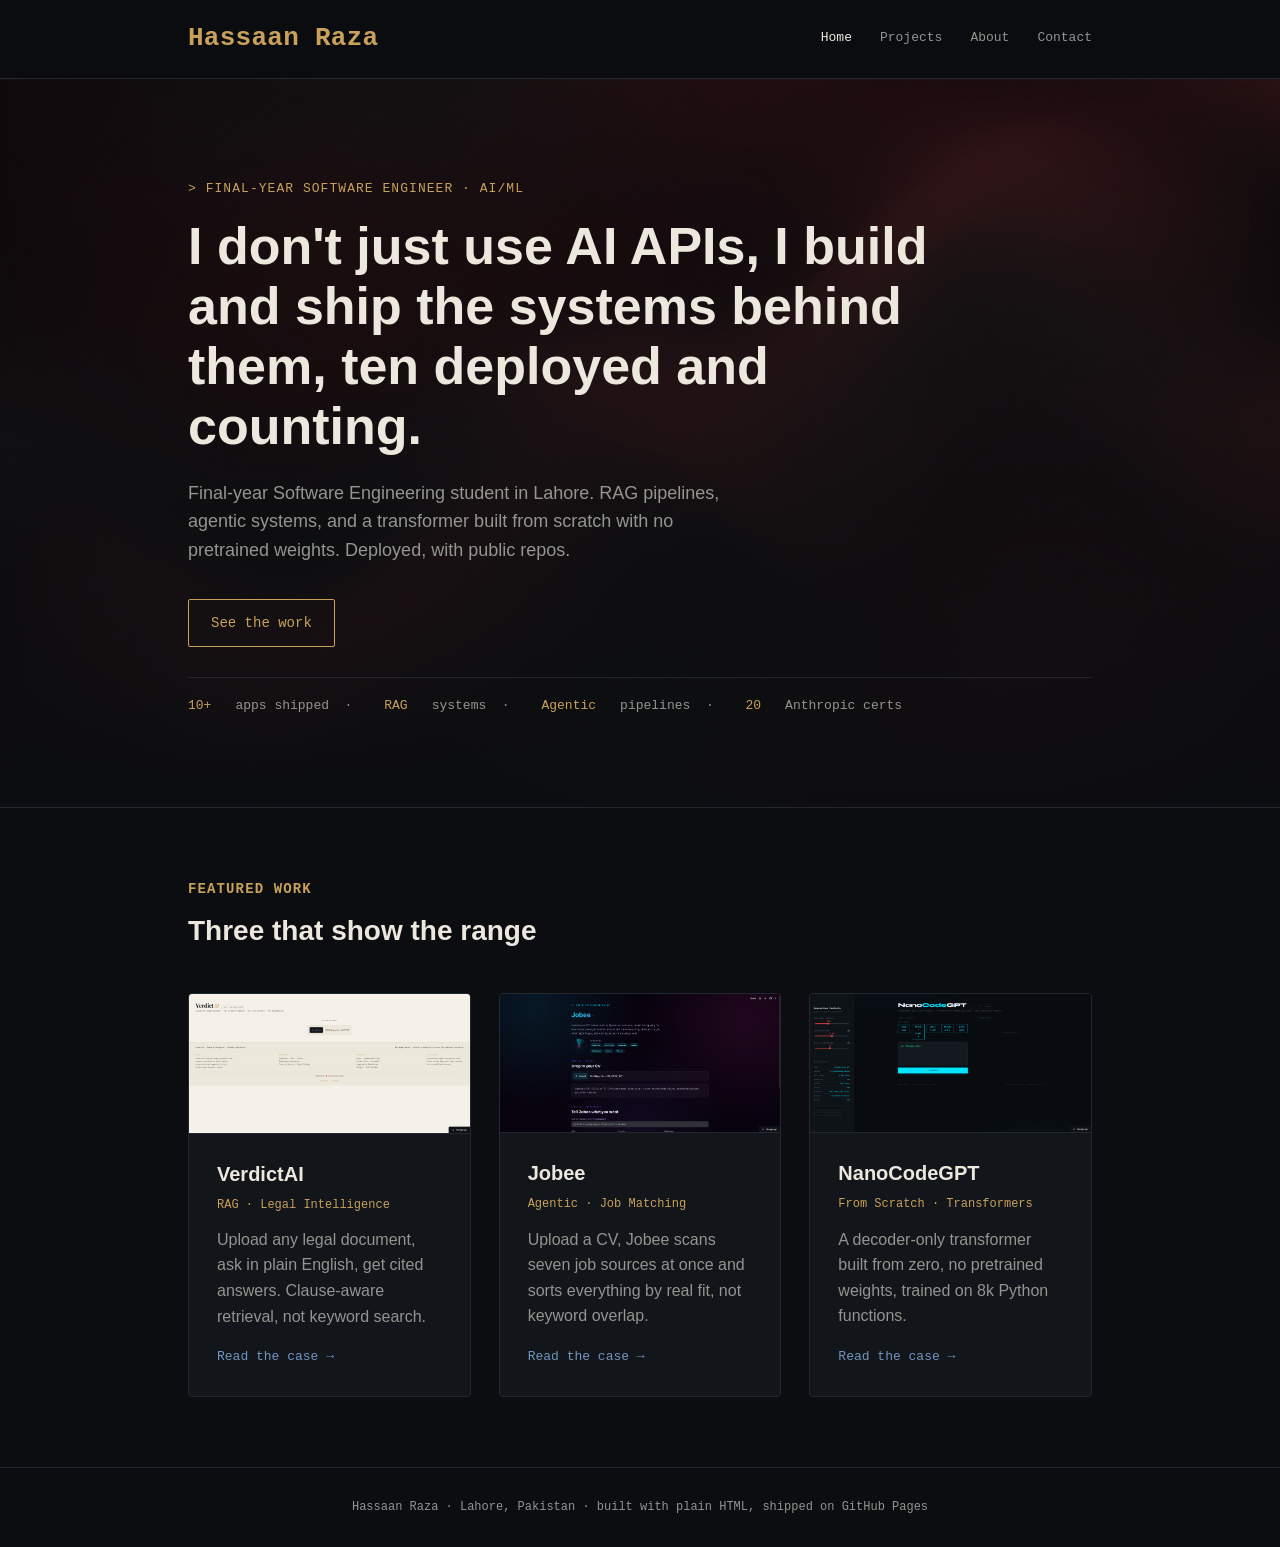
<file: index.html>
<!DOCTYPE html>
<html lang="en">
<head>
<meta charset="UTF-8">
<meta name="viewport" content="width=device-width, initial-scale=1.0">
<title>Hassaan Raza | AI/ML Engineer</title>
<meta name="description" content="Final-year Software Engineering student in Lahore building RAG pipelines, agentic systems, and a transformer from scratch. Ten deployed AI applications with public repos.">
<meta name="author" content="Hassaan Raza">
<link rel="canonical" href="https://hassaan-raza.github.io/portfolio/">
<link rel="icon" href="favicon.svg" type="image/svg+xml">

<meta property="og:type" content="website">
<meta property="og:title" content="Hassaan Raza | AI/ML Engineer">
<meta property="og:description" content="Final-year Software Engineering student in Lahore building RAG pipelines, agentic systems, and a transformer from scratch. Ten deployed AI applications with public repos.">
<meta property="og:url" content="https://hassaan-raza.github.io/portfolio/">
<meta property="og:image" content="https://hassaan-raza.github.io/portfolio/images/og-preview.jpg">

<meta name="twitter:card" content="summary_large_image">
<meta name="twitter:title" content="Hassaan Raza | AI/ML Engineer">
<meta name="twitter:description" content="Final-year Software Engineering student in Lahore building RAG pipelines, agentic systems, and a transformer from scratch. Ten deployed AI applications with public repos.">
<meta name="twitter:image" content="https://hassaan-raza.github.io/portfolio/images/og-preview.jpg">
<link rel="stylesheet" href="style.css">
</head>
<body>

<nav>
  <div class="wrap">
    <a href="index.html" class="nav-mark">Hassaan Raza</a>
    <ul class="nav-links">
      <li><a href="index.html" class="active">Home</a></li>
      <li><a href="projects.html">Projects</a></li>
      <li><a href="about.html">About</a></li>
      <li><a href="contact.html">Contact</a></li>
    </ul>
  </div>
</nav>

<header class="hero">
  <div class="hero-bg" style="background-image: url('images/hero_gradient_blue.jpg');"></div>
  <div class="wrap">
    <div class="eyebrow">final-year software engineer · ai/ml</div>
    <h1>I don't just use AI APIs, I build and ship the systems behind them, ten deployed and counting.</h1>
    <p class="sub">Final-year Software Engineering student in Lahore. RAG pipelines, agentic systems, and a transformer built from scratch with no pretrained weights. Deployed, with public repos.</p>
    <a href="projects.html" class="btn">See the work</a>
    <div class="stat-line">
      <span>10+</span> apps shipped &nbsp;·&nbsp; <span>RAG</span> systems &nbsp;·&nbsp; <span>Agentic</span> pipelines &nbsp;·&nbsp; <span>20</span> Anthropic certs
    </div>
  </div>
</header>

<section>
  <div class="wrap">
    <h2>Featured work</h2>
    <p class="section-title">Three that show the range</p>
    <div class="projects-grid featured-grid">

      <div class="project-card">
        <img loading="lazy" decoding="async" src="images/project_verdictai.png" alt="VerdictAI screenshot">
        <div class="project-body">
          <h3>VerdictAI</h3>
          <div class="project-tag">RAG · Legal Intelligence</div>
          <p>Upload any legal document, ask in plain English, get cited answers. Clause-aware retrieval, not keyword search.</p>
          <div class="project-links"><a href="projects.html">Read the case →</a></div>
        </div>
      </div>

      <div class="project-card">
        <img loading="lazy" decoding="async" src="images/project_jobee.png" alt="Jobee screenshot">
        <div class="project-body">
          <h3>Jobee</h3>
          <div class="project-tag">Agentic · Job Matching</div>
          <p>Upload a CV, Jobee scans seven job sources at once and sorts everything by real fit, not keyword overlap.</p>
          <div class="project-links"><a href="projects.html">Read the case →</a></div>
        </div>
      </div>

      <div class="project-card">
        <img loading="lazy" decoding="async" src="images/project_nanocodegpt.png" alt="NanoCodeGPT screenshot">
        <div class="project-body">
          <h3>NanoCodeGPT</h3>
          <div class="project-tag">From Scratch · Transformers</div>
          <p>A decoder-only transformer built from zero, no pretrained weights, trained on 8k Python functions.</p>
          <div class="project-links"><a href="projects.html">Read the case →</a></div>
        </div>
      </div>

    </div>
  </div>
</section>

<footer>
  <div class="wrap footer-inner">
    <span>Hassaan Raza · Lahore, Pakistan · built with plain HTML, shipped on GitHub Pages</span>
    <!-- FlyRank graduate badge: unlocks once a capstone is accepted.
         Save the badge as images/flyrank-badge.png, swap the href, and uncomment.
<a class="grad-badge" href="FLYRANK_VERIFICATION_URL" target="_blank" rel="noopener">
      <img src="images/flyrank-badge.png" alt="FlyRank AI Internship graduate badge" width="120">
    </a>
    -->
  </div>
</footer>


<!-- Analytics: GoatCounter (no cookies, no consent banner needed) -->
<script data-goatcounter="https://hassaanraza.goatcounter.com/count"
        async src="//gc.zgo.at/count.js"></script>
</body>
</html>
</file>
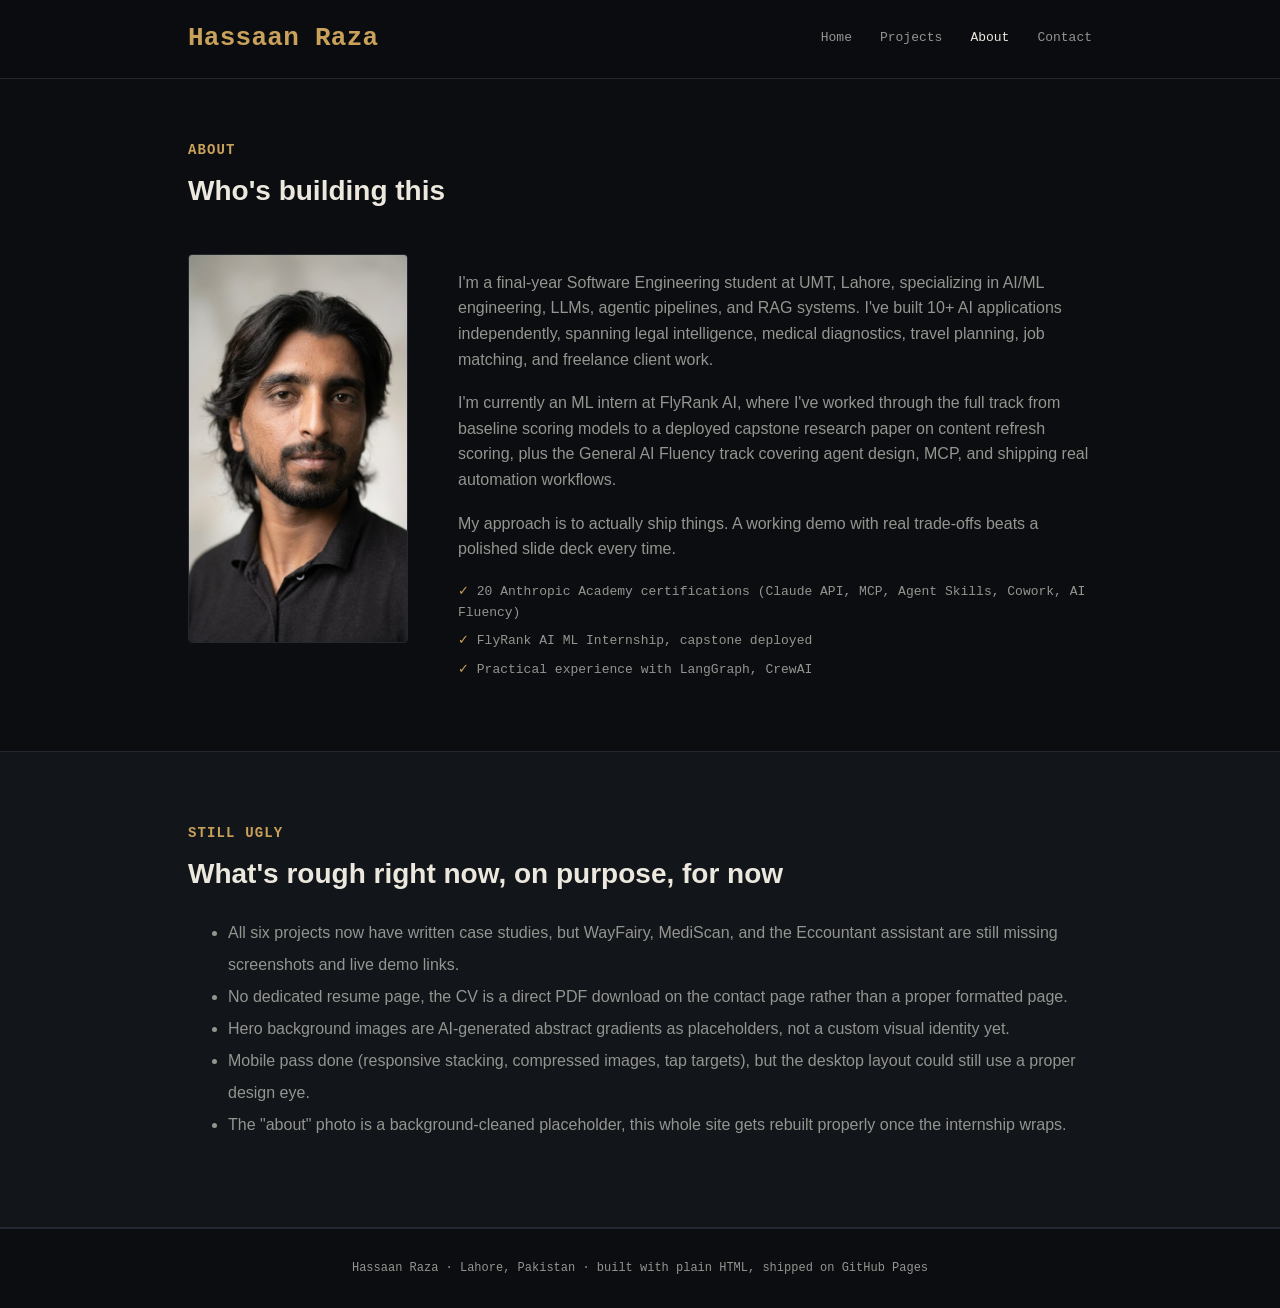
<file: about.html>
<!DOCTYPE html>
<html lang="en">
<head>
<meta charset="UTF-8">
<meta name="viewport" content="width=device-width, initial-scale=1.0">
<title>About | Hassaan Raza</title>
<meta name="description" content="Final-year Software Engineering student at UMT Lahore specialising in LLMs, agentic pipelines, and RAG systems. ML intern at FlyRank AI.">
<meta name="author" content="Hassaan Raza">
<link rel="canonical" href="https://hassaan-raza.github.io/portfolio/about.html">
<link rel="icon" href="favicon.svg" type="image/svg+xml">

<meta property="og:type" content="website">
<meta property="og:title" content="About | Hassaan Raza">
<meta property="og:description" content="Final-year Software Engineering student at UMT Lahore specialising in LLMs, agentic pipelines, and RAG systems. ML intern at FlyRank AI.">
<meta property="og:url" content="https://hassaan-raza.github.io/portfolio/about.html">
<meta property="og:image" content="https://hassaan-raza.github.io/portfolio/images/og-preview.jpg">

<meta name="twitter:card" content="summary_large_image">
<meta name="twitter:title" content="About | Hassaan Raza">
<meta name="twitter:description" content="Final-year Software Engineering student at UMT Lahore specialising in LLMs, agentic pipelines, and RAG systems. ML intern at FlyRank AI.">
<meta name="twitter:image" content="https://hassaan-raza.github.io/portfolio/images/og-preview.jpg">
<link rel="stylesheet" href="style.css">
</head>
<body>

<nav>
  <div class="wrap">
    <a href="index.html" class="nav-mark">Hassaan Raza</a>
    <ul class="nav-links">
      <li><a href="index.html">Home</a></li>
      <li><a href="projects.html">Projects</a></li>
      <li><a href="about.html" class="active">About</a></li>
      <li><a href="contact.html">Contact</a></li>
    </ul>
  </div>
</nav>

<section style="padding-top: 60px;">
  <div class="wrap">
    <h2>About</h2>
    <p class="section-title">Who's building this</p>

    <div class="about-layout">
      <img src="images/about_you_photo.jpg" alt="Hassaan Raza" class="about-photo">
      <div class="about-text">
        <p>I'm a final-year Software Engineering student at UMT, Lahore, specializing in AI/ML engineering, LLMs, agentic pipelines, and RAG systems. I've built 10+ AI applications independently, spanning legal intelligence, medical diagnostics, travel planning, job matching, and freelance client work.</p>
        <p>I'm currently an ML intern at FlyRank AI, where I've worked through the full track from baseline scoring models to a deployed capstone research paper on content refresh scoring, plus the General AI Fluency track covering agent design, MCP, and shipping real automation workflows.</p>
        <p>My approach is to actually ship things. A working demo with real trade-offs beats a polished slide deck every time.</p>

        <ul class="cert-list">
          <li>20 Anthropic Academy certifications (Claude API, MCP, Agent Skills, Cowork, AI Fluency)</li>
          <li>FlyRank AI ML Internship, capstone deployed</li>
          <li>Practical experience with LangGraph, CrewAI</li>
        </ul>
      </div>
    </div>
  </div>
</section>

<section class="alt">
  <div class="wrap">
    <h2>Still ugly</h2>
    <p class="section-title" style="margin-bottom: 20px;">What's rough right now, on purpose, for now</p>
    <ul style="color: var(--text-dim); line-height: 2;">
      <li>All six projects now have written case studies, but WayFairy, MediScan, and the Eccountant assistant are still missing screenshots and live demo links.</li>
      <li>No dedicated resume page, the CV is a direct PDF download on the contact page rather than a proper formatted page.</li>
      <li>Hero background images are AI-generated abstract gradients as placeholders, not a custom visual identity yet.</li>
      <li>Mobile pass done (responsive stacking, compressed images, tap targets), but the desktop layout could still use a proper design eye.</li>
      <li>The "about" photo is a background-cleaned placeholder, this whole site gets rebuilt properly once the internship wraps.</li>
    </ul>
  </div>
</section>

<footer>
  <div class="wrap footer-inner">
    <span>Hassaan Raza · Lahore, Pakistan · built with plain HTML, shipped on GitHub Pages</span>
    <!-- FlyRank graduate badge: unlocks once a capstone is accepted.
         Save the badge as images/flyrank-badge.png, swap the href, and uncomment.
<a class="grad-badge" href="FLYRANK_VERIFICATION_URL" target="_blank" rel="noopener">
      <img src="images/flyrank-badge.png" alt="FlyRank AI Internship graduate badge" width="120">
    </a>
    -->
  </div>
</footer>


<!-- Analytics: GoatCounter (no cookies, no consent banner needed) -->
<script data-goatcounter="https://hassaanraza.goatcounter.com/count"
        async src="//gc.zgo.at/count.js"></script>
</body>
</html>
</file>
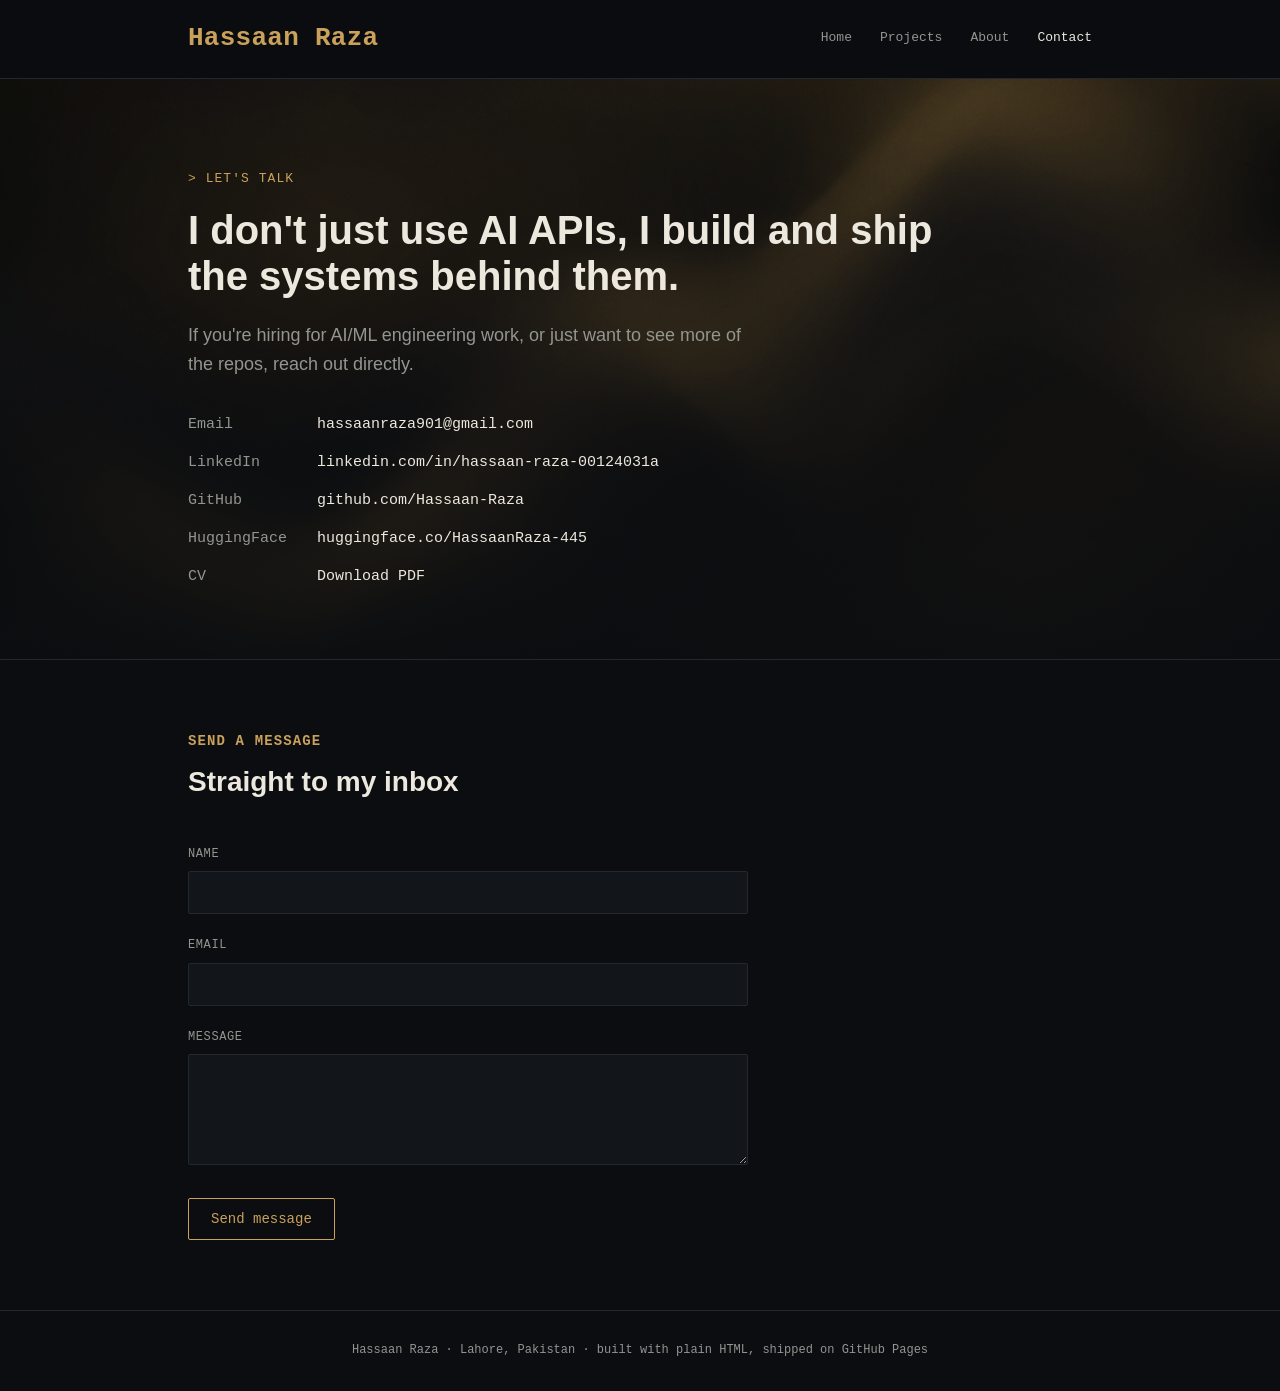
<file: contact.html>
<!DOCTYPE html>
<html lang="en">
<head>
<meta charset="UTF-8">
<meta name="viewport" content="width=device-width, initial-scale=1.0">
<title>Contact | Hassaan Raza</title>
<meta name="description" content="Get in touch about AI/ML engineering work. Email, LinkedIn, GitHub, CV download, and a contact form.">
<meta name="author" content="Hassaan Raza">
<link rel="canonical" href="https://hassaan-raza.github.io/portfolio/contact.html">
<link rel="icon" href="favicon.svg" type="image/svg+xml">

<meta property="og:type" content="website">
<meta property="og:title" content="Contact | Hassaan Raza">
<meta property="og:description" content="Get in touch about AI/ML engineering work. Email, LinkedIn, GitHub, CV download, and a contact form.">
<meta property="og:url" content="https://hassaan-raza.github.io/portfolio/contact.html">
<meta property="og:image" content="https://hassaan-raza.github.io/portfolio/images/og-preview.jpg">

<meta name="twitter:card" content="summary_large_image">
<meta name="twitter:title" content="Contact | Hassaan Raza">
<meta name="twitter:description" content="Get in touch about AI/ML engineering work. Email, LinkedIn, GitHub, CV download, and a contact form.">
<meta name="twitter:image" content="https://hassaan-raza.github.io/portfolio/images/og-preview.jpg">
<link rel="stylesheet" href="style.css">
</head>
<body>

<nav>
  <div class="wrap">
    <a href="index.html" class="nav-mark">Hassaan Raza</a>
    <ul class="nav-links">
      <li><a href="index.html">Home</a></li>
      <li><a href="projects.html">Projects</a></li>
      <li><a href="about.html">About</a></li>
      <li><a href="contact.html" class="active">Contact</a></li>
    </ul>
  </div>
</nav>

<header class="hero" style="padding: 90px 0 70px;">
  <div class="hero-bg" style="background-image: url('images/hero_gradient_gold.jpg');"></div>
  <div class="wrap">
    <div class="eyebrow">let's talk</div>
    <h1 style="font-size: clamp(28px, 4vw, 40px);">I don't just use AI APIs, I build and ship the systems behind them.</h1>
    <p class="sub">If you're hiring for AI/ML engineering work, or just want to see more of the repos, reach out directly.</p>

    <div class="contact-links">
      <div><span>Email</span> <a href="mailto:hassaanraza901@gmail.com">hassaanraza901@gmail.com</a></div>
      <div><span>LinkedIn</span> <a href="https://linkedin.com/in/hassaan-raza-00124031a" target="_blank">linkedin.com/in/hassaan-raza-00124031a</a></div>
      <div><span>GitHub</span> <a href="https://github.com/Hassaan-Raza" target="_blank">github.com/Hassaan-Raza</a></div>
      <div><span>HuggingFace</span> <a href="https://huggingface.co/HassaanRaza-445" target="_blank">huggingface.co/HassaanRaza-445</a></div>
      <div><span>CV</span> <a href="files/Hassaan_Raza_CV.pdf" target="_blank">Download PDF</a></div>
    </div>
  </div>
</header>

<section>
  <div class="wrap">
    <h2>Send a message</h2>
    <p class="section-title">Straight to my inbox</p>

    <form action="https://formsubmit.co/hassaanraza901@gmail.com" method="POST" class="contact-form">
      <input type="hidden" name="_subject" value="New message from your portfolio">
      <input type="hidden" name="_captcha" value="false">
      <input type="hidden" name="_template" value="table">
      <input type="hidden" name="_next" value="https://hassaan-raza.github.io/portfolio/thanks.html">

      <label for="name">Name</label>
      <input type="text" id="name" name="name" required>

      <label for="email">Email</label>
      <input type="email" id="email" name="email" required>

      <label for="message">Message</label>
      <textarea id="message" name="message" rows="5" required></textarea>

      <button type="submit" class="btn form-btn" id="sendBtn">Send message</button>
    </form>

<script>
  // Stops a fast double-click sending the same message twice.
  document.querySelector('.contact-form').addEventListener('submit', function () {
    var b = document.getElementById('sendBtn');
    b.disabled = true;
    b.textContent = 'Sending...';
    b.style.opacity = '0.5';
  });
</script>
  </div>
</section>

<footer>
  <div class="wrap footer-inner">
    <span>Hassaan Raza · Lahore, Pakistan · built with plain HTML, shipped on GitHub Pages</span>
    <!-- FlyRank graduate badge: unlocks once a capstone is accepted.
         Save the badge as images/flyrank-badge.png, swap the href, and uncomment.
<a class="grad-badge" href="FLYRANK_VERIFICATION_URL" target="_blank" rel="noopener">
      <img src="images/flyrank-badge.png" alt="FlyRank AI Internship graduate badge" width="120">
    </a>
    -->
  </div>
</footer>


<!-- Analytics: GoatCounter (no cookies, no consent banner needed) -->
<script data-goatcounter="https://hassaanraza.goatcounter.com/count"
        async src="//gc.zgo.at/count.js"></script>
</body>
</html>
</file>
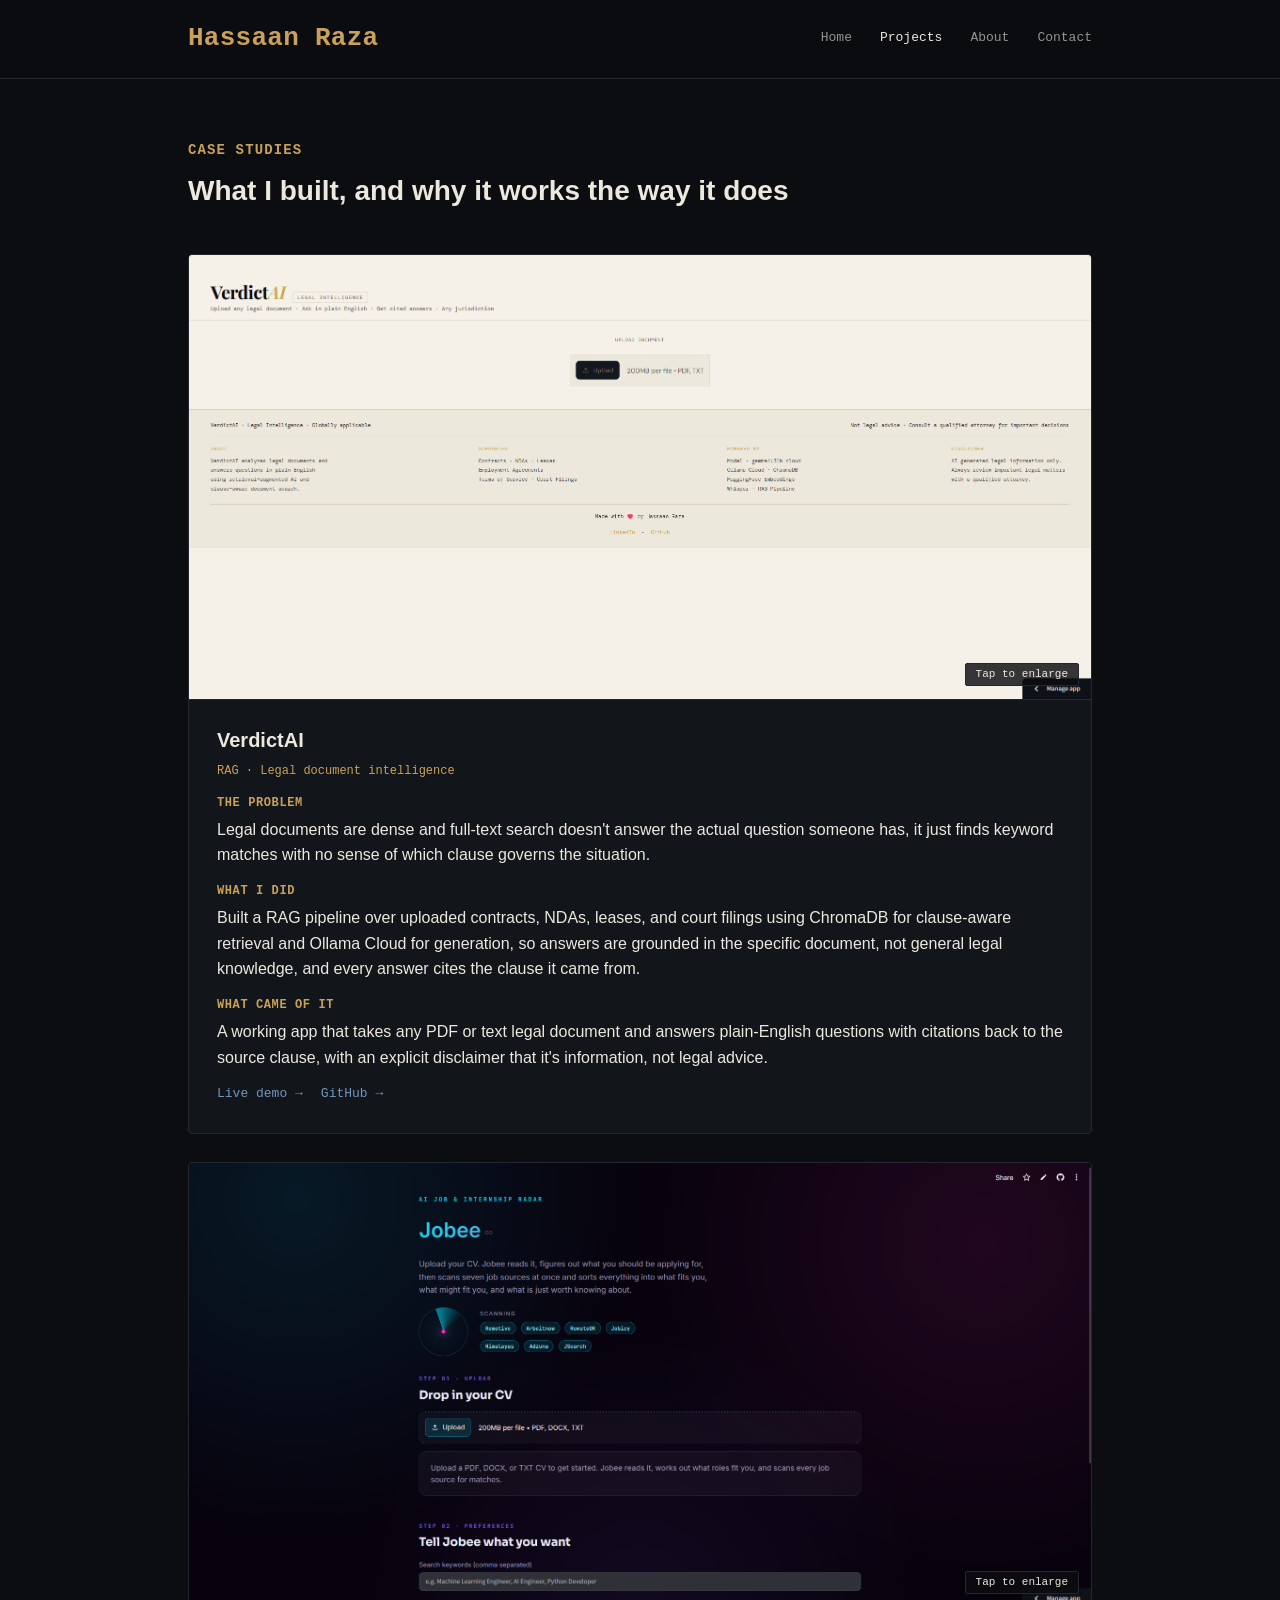
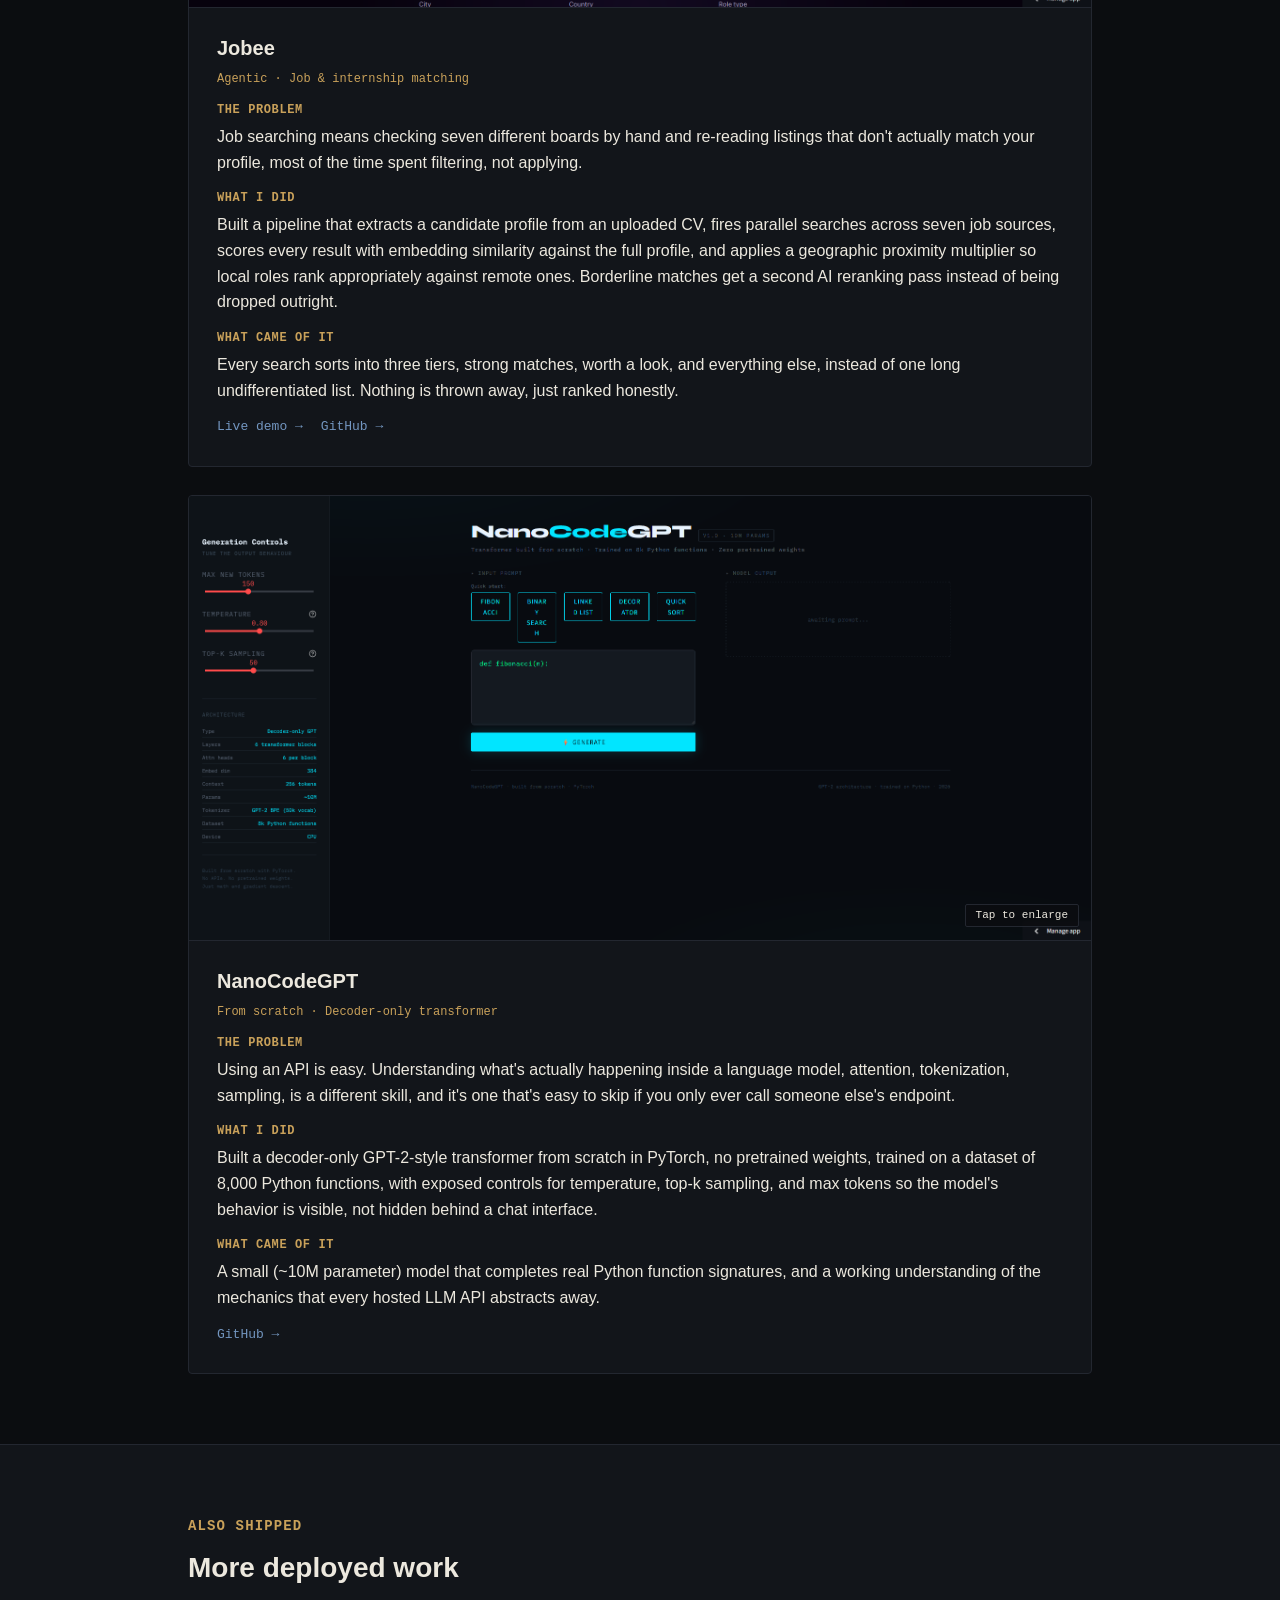
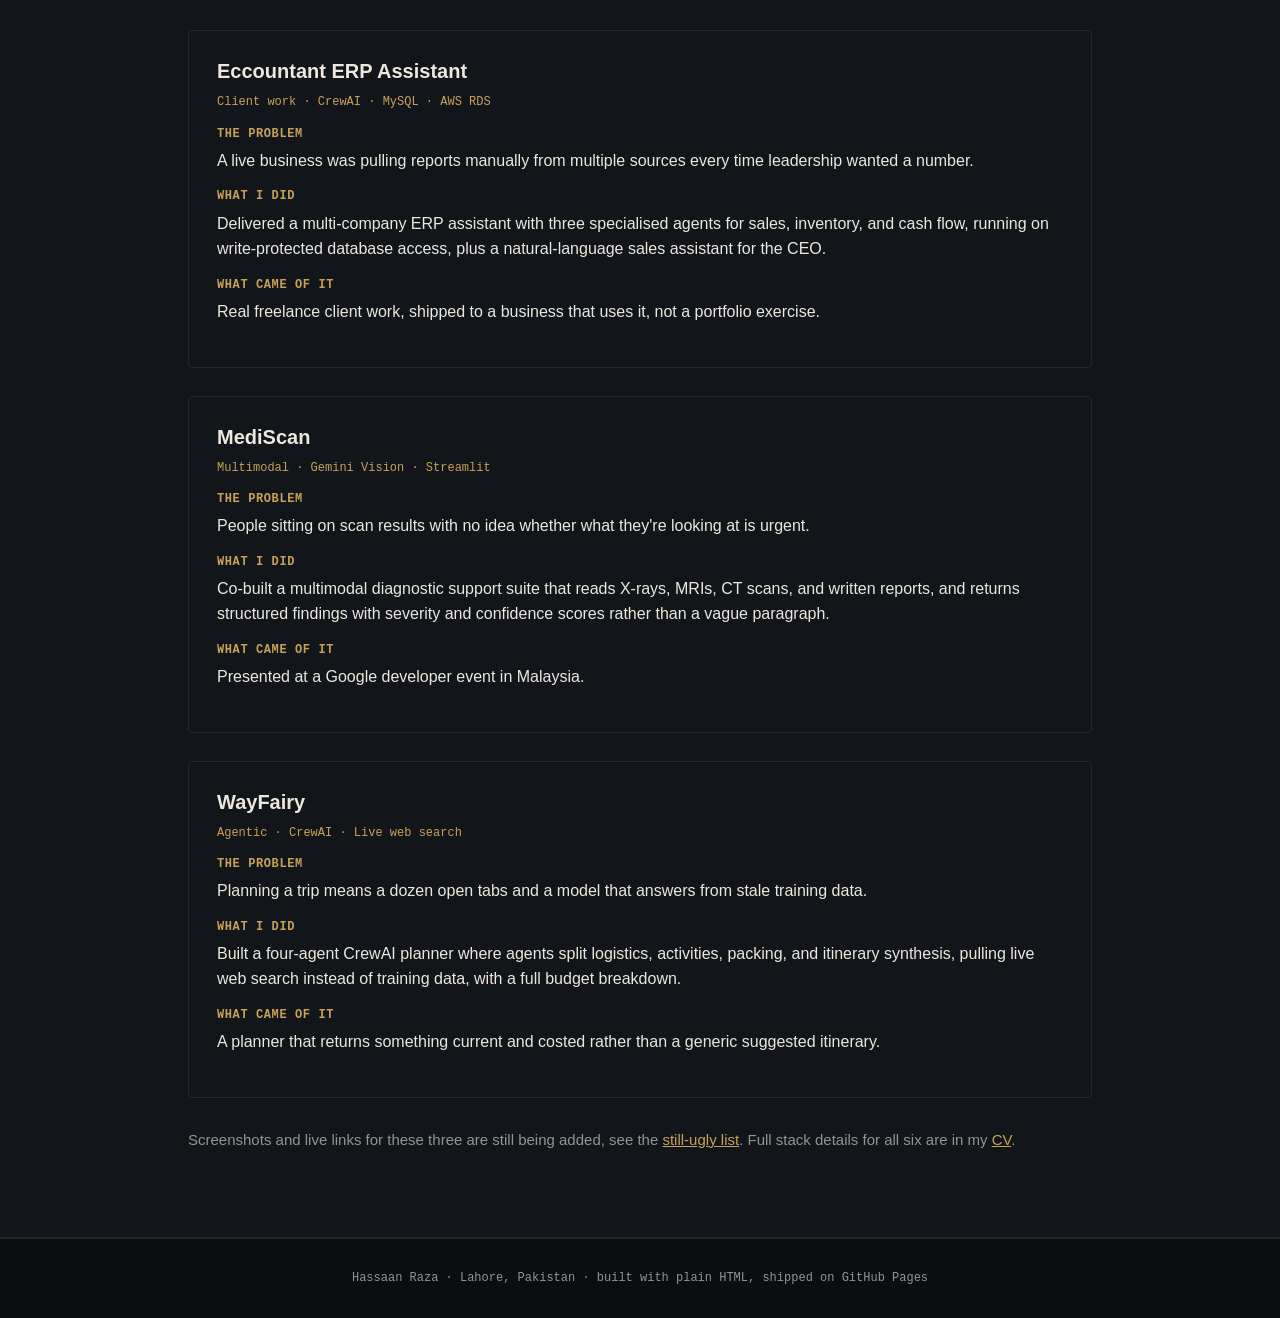
<file: projects.html>
<!DOCTYPE html>
<html lang="en">
<head>
<meta charset="UTF-8">
<meta name="viewport" content="width=device-width, initial-scale=1.0">
<title>Projects | Hassaan Raza</title>
<meta name="description" content="Case studies for six deployed AI projects: VerdictAI legal RAG, Jobee job matching, NanoCodeGPT transformer, an ERP assistant, MediScan, and WayFairy.">
<meta name="author" content="Hassaan Raza">
<link rel="canonical" href="https://hassaan-raza.github.io/portfolio/projects.html">
<link rel="icon" href="favicon.svg" type="image/svg+xml">

<meta property="og:type" content="website">
<meta property="og:title" content="Projects | Hassaan Raza">
<meta property="og:description" content="Case studies for six deployed AI projects: VerdictAI legal RAG, Jobee job matching, NanoCodeGPT transformer, an ERP assistant, MediScan, and WayFairy.">
<meta property="og:url" content="https://hassaan-raza.github.io/portfolio/projects.html">
<meta property="og:image" content="https://hassaan-raza.github.io/portfolio/images/og-preview.jpg">

<meta name="twitter:card" content="summary_large_image">
<meta name="twitter:title" content="Projects | Hassaan Raza">
<meta name="twitter:description" content="Case studies for six deployed AI projects: VerdictAI legal RAG, Jobee job matching, NanoCodeGPT transformer, an ERP assistant, MediScan, and WayFairy.">
<meta name="twitter:image" content="https://hassaan-raza.github.io/portfolio/images/og-preview.jpg">
<link rel="stylesheet" href="style.css">
</head>
<body>

<nav>
  <div class="wrap">
    <a href="index.html" class="nav-mark">Hassaan Raza</a>
    <ul class="nav-links">
      <li><a href="index.html">Home</a></li>
      <li><a href="projects.html" class="active">Projects</a></li>
      <li><a href="about.html">About</a></li>
      <li><a href="contact.html">Contact</a></li>
    </ul>
  </div>
</nav>

<section style="padding-top: 60px;">
  <div class="wrap">
    <h2>Case studies</h2>
    <p class="section-title">What I built, and why it works the way it does</p>

    <div class="projects-grid">

      <div class="project-card">
        <a href="images/project_verdictai.png" target="_blank" class="shot-link"><img loading="lazy" decoding="async" src="images/project_verdictai.png" alt="VerdictAI screenshot"><span class="shot-hint">Tap to enlarge</span></a>
        <div class="project-body">
          <h3>VerdictAI</h3>
          <div class="project-tag">RAG · Legal document intelligence</div>
          <div class="case">
            <div class="case-beat">
              <b>The problem</b>
              Legal documents are dense and full-text search doesn't answer the actual question someone has, it just finds keyword matches with no sense of which clause governs the situation.
            </div>
            <div class="case-beat">
              <b>What I did</b>
              Built a RAG pipeline over uploaded contracts, NDAs, leases, and court filings using ChromaDB for clause-aware retrieval and Ollama Cloud for generation, so answers are grounded in the specific document, not general legal knowledge, and every answer cites the clause it came from.
            </div>
            <div class="case-beat">
              <b>What came of it</b>
              A working app that takes any PDF or text legal document and answers plain-English questions with citations back to the source clause, with an explicit disclaimer that it's information, not legal advice.
            </div>
          </div>
          <div class="project-links">
            <a href="https://verdictai-9zjwujsqyk2gsccfdpf9an.streamlit.app/" target="_blank">Live demo →</a>
            <a href="https://github.com/Hassaan-Raza/VerdictAI" target="_blank">GitHub →</a>
          </div>
        </div>
      </div>

      <div class="project-card">
        <a href="images/project_jobee.png" target="_blank" class="shot-link"><img loading="lazy" decoding="async" src="images/project_jobee.png" alt="Jobee screenshot"><span class="shot-hint">Tap to enlarge</span></a>
        <div class="project-body">
          <h3>Jobee</h3>
          <div class="project-tag">Agentic · Job & internship matching</div>
          <div class="case">
            <div class="case-beat">
              <b>The problem</b>
              Job searching means checking seven different boards by hand and re-reading listings that don't actually match your profile, most of the time spent filtering, not applying.
            </div>
            <div class="case-beat">
              <b>What I did</b>
              Built a pipeline that extracts a candidate profile from an uploaded CV, fires parallel searches across seven job sources, scores every result with embedding similarity against the full profile, and applies a geographic proximity multiplier so local roles rank appropriately against remote ones. Borderline matches get a second AI reranking pass instead of being dropped outright.
            </div>
            <div class="case-beat">
              <b>What came of it</b>
              Every search sorts into three tiers, strong matches, worth a look, and everything else, instead of one long undifferentiated list. Nothing is thrown away, just ranked honestly.
            </div>
          </div>
          <div class="project-links">
            <a href="https://jobeee.streamlit.app/" target="_blank">Live demo →</a>
            <a href="https://github.com/Hassaan-Raza/Jobee_AgenticAI" target="_blank">GitHub →</a>
          </div>
        </div>
      </div>

      <div class="project-card">
        <a href="images/project_nanocodegpt.png" target="_blank" class="shot-link"><img loading="lazy" decoding="async" src="images/project_nanocodegpt.png" alt="NanoCodeGPT screenshot"><span class="shot-hint">Tap to enlarge</span></a>
        <div class="project-body">
          <h3>NanoCodeGPT</h3>
          <div class="project-tag">From scratch · Decoder-only transformer</div>
          <div class="case">
            <div class="case-beat">
              <b>The problem</b>
              Using an API is easy. Understanding what's actually happening inside a language model, attention, tokenization, sampling, is a different skill, and it's one that's easy to skip if you only ever call someone else's endpoint.
            </div>
            <div class="case-beat">
              <b>What I did</b>
              Built a decoder-only GPT-2-style transformer from scratch in PyTorch, no pretrained weights, trained on a dataset of 8,000 Python functions, with exposed controls for temperature, top-k sampling, and max tokens so the model's behavior is visible, not hidden behind a chat interface.
            </div>
            <div class="case-beat">
              <b>What came of it</b>
              A small (~10M parameter) model that completes real Python function signatures, and a working understanding of the mechanics that every hosted LLM API abstracts away.
            </div>
          </div>
          <div class="project-links">
            <a href="https://github.com/Hassaan-Raza" target="_blank">GitHub →</a>
          </div>
        </div>
      </div>

    </div>
  </div>
</section>

<section class="alt">
  <div class="wrap">
    <h2>Also shipped</h2>
    <p class="section-title">More deployed work</p>

    <div class="projects-grid">

      <div class="project-card">
        <div class="project-body">
          <h3>Eccountant ERP Assistant</h3>
          <div class="project-tag">Client work · CrewAI · MySQL · AWS RDS</div>
          <div class="case">
            <div class="case-beat">
              <b>The problem</b>
              A live business was pulling reports manually from multiple sources every time leadership wanted a number.
            </div>
            <div class="case-beat">
              <b>What I did</b>
              Delivered a multi-company ERP assistant with three specialised agents for sales, inventory, and cash flow, running on write-protected database access, plus a natural-language sales assistant for the CEO.
            </div>
            <div class="case-beat">
              <b>What came of it</b>
              Real freelance client work, shipped to a business that uses it, not a portfolio exercise.
            </div>
          </div>
        </div>
      </div>

      <div class="project-card">
        <div class="project-body">
          <h3>MediScan</h3>
          <div class="project-tag">Multimodal · Gemini Vision · Streamlit</div>
          <div class="case">
            <div class="case-beat">
              <b>The problem</b>
              People sitting on scan results with no idea whether what they're looking at is urgent.
            </div>
            <div class="case-beat">
              <b>What I did</b>
              Co-built a multimodal diagnostic support suite that reads X-rays, MRIs, CT scans, and written reports, and returns structured findings with severity and confidence scores rather than a vague paragraph.
            </div>
            <div class="case-beat">
              <b>What came of it</b>
              Presented at a Google developer event in Malaysia.
            </div>
          </div>
        </div>
      </div>

      <div class="project-card">
        <div class="project-body">
          <h3>WayFairy</h3>
          <div class="project-tag">Agentic · CrewAI · Live web search</div>
          <div class="case">
            <div class="case-beat">
              <b>The problem</b>
              Planning a trip means a dozen open tabs and a model that answers from stale training data.
            </div>
            <div class="case-beat">
              <b>What I did</b>
              Built a four-agent CrewAI planner where agents split logistics, activities, packing, and itinerary synthesis, pulling live web search instead of training data, with a full budget breakdown.
            </div>
            <div class="case-beat">
              <b>What came of it</b>
              A planner that returns something current and costed rather than a generic suggested itinerary.
            </div>
          </div>
        </div>
      </div>

    </div>

    <p style="color: var(--text-dim); margin-top: 30px; font-size: 15px;">
      Screenshots and live links for these three are still being added, see the <a href="about.html" style="color: var(--gold);">still-ugly list</a>. Full stack details for all six are in my <a href="files/Hassaan_Raza_CV.pdf" target="_blank" style="color: var(--gold);">CV</a>.
    </p>
  </div>
</section>

<footer>
  <div class="wrap footer-inner">
    <span>Hassaan Raza · Lahore, Pakistan · built with plain HTML, shipped on GitHub Pages</span>
    <!-- FlyRank graduate badge: unlocks once a capstone is accepted.
         Save the badge as images/flyrank-badge.png, swap the href, and uncomment.
<a class="grad-badge" href="FLYRANK_VERIFICATION_URL" target="_blank" rel="noopener">
      <img src="images/flyrank-badge.png" alt="FlyRank AI Internship graduate badge" width="120">
    </a>
    -->
  </div>
</footer>


<!-- Analytics: GoatCounter (no cookies, no consent banner needed) -->
<script data-goatcounter="https://hassaanraza.goatcounter.com/count"
        async src="//gc.zgo.at/count.js"></script>
</body>
</html>
</file>
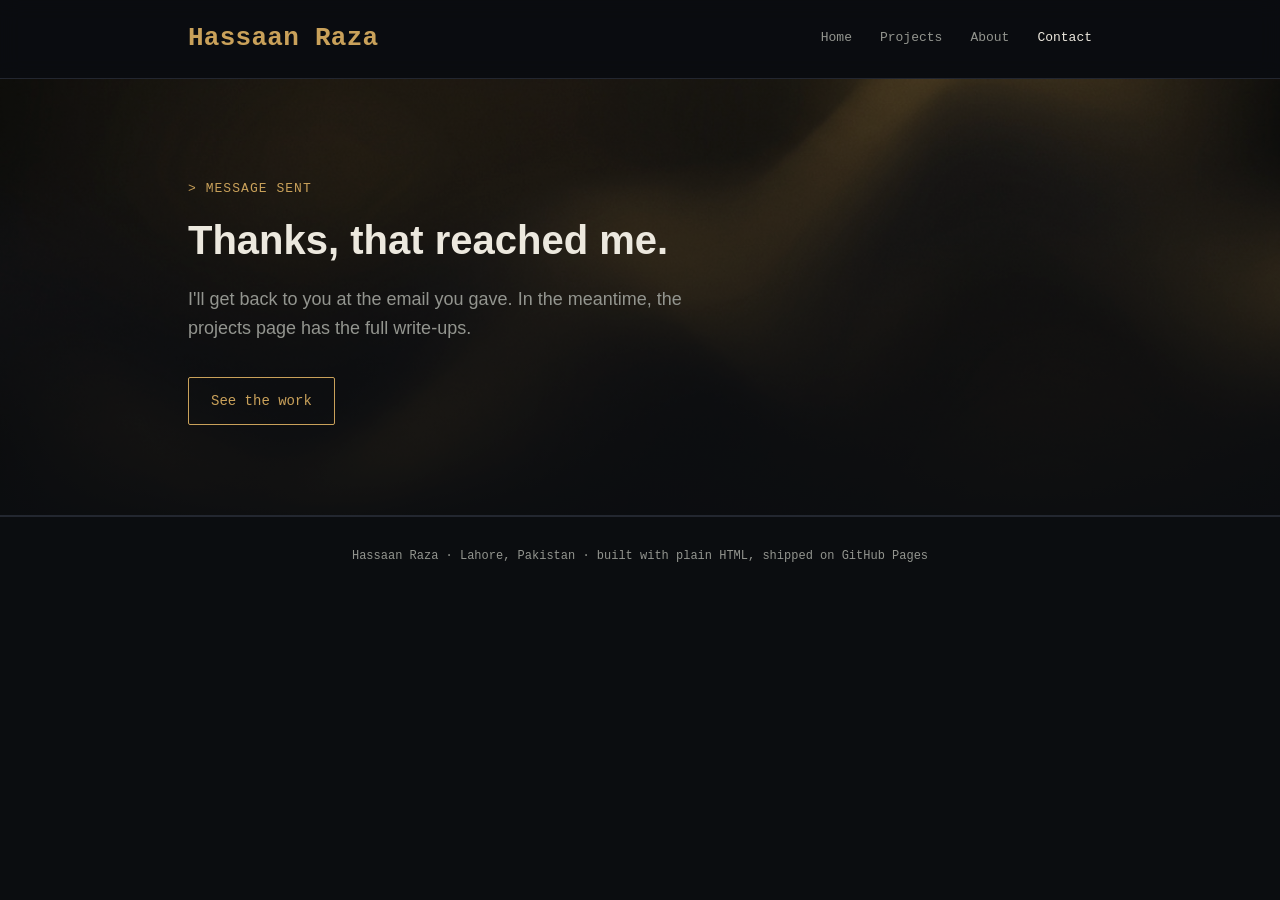
<file: thanks.html>
<!DOCTYPE html>
<html lang="en">
<head>
<meta charset="UTF-8">
<meta name="viewport" content="width=device-width, initial-scale=1.0">
<title>Message sent | Hassaan Raza</title>
<meta name="description" content="Your message reached my inbox.">
<meta name="author" content="Hassaan Raza">
<link rel="canonical" href="https://hassaan-raza.github.io/portfolio/thanks.html">
<link rel="icon" href="favicon.svg" type="image/svg+xml">

<meta property="og:type" content="website">
<meta property="og:title" content="Message sent | Hassaan Raza">
<meta property="og:description" content="Your message reached my inbox.">
<meta property="og:url" content="https://hassaan-raza.github.io/portfolio/thanks.html">
<meta property="og:image" content="https://hassaan-raza.github.io/portfolio/images/og-preview.jpg">

<meta name="twitter:card" content="summary_large_image">
<meta name="twitter:title" content="Message sent | Hassaan Raza">
<meta name="twitter:description" content="Your message reached my inbox.">
<meta name="twitter:image" content="https://hassaan-raza.github.io/portfolio/images/og-preview.jpg">
<meta name="robots" content="noindex">
<link rel="stylesheet" href="style.css">
</head>
<body>

<nav>
  <div class="wrap">
    <a href="index.html" class="nav-mark">Hassaan Raza</a>
    <ul class="nav-links">
      <li><a href="index.html">Home</a></li>
      <li><a href="projects.html">Projects</a></li>
      <li><a href="about.html">About</a></li>
      <li><a href="contact.html" class="active">Contact</a></li>
    </ul>
  </div>
</nav>

<header class="hero" style="padding: 100px 0 90px;">
  <div class="hero-bg" style="background-image: url('images/hero_gradient_gold.jpg');"></div>
  <div class="wrap">
    <div class="eyebrow">message sent</div>
    <h1 style="font-size: clamp(28px, 4vw, 40px);">Thanks, that reached me.</h1>
    <p class="sub">I'll get back to you at the email you gave. In the meantime, the projects page has the full write-ups.</p>
    <a href="projects.html" class="btn">See the work</a>
  </div>
</header>

<footer>
  <div class="wrap footer-inner">
    <span>Hassaan Raza · Lahore, Pakistan · built with plain HTML, shipped on GitHub Pages</span>
    <!-- FlyRank graduate badge: unlocks once a capstone is accepted.
         Save the badge as images/flyrank-badge.png, swap the href, and uncomment.
<a class="grad-badge" href="FLYRANK_VERIFICATION_URL" target="_blank" rel="noopener">
      <img src="images/flyrank-badge.png" alt="FlyRank AI Internship graduate badge" width="120">
    </a>
    -->
  </div>
</footer>


<!-- Analytics: GoatCounter (no cookies, no consent banner needed) -->
<script data-goatcounter="https://hassaanraza.goatcounter.com/count"
        async src="//gc.zgo.at/count.js"></script>
</body>
</html>
</file>
<file: style.css>
:root {
  --bg: #0b0d10;
  --bg-raised: #12151a;
  --text: #ece8de;
  --text-dim: #93958f;
  --gold: #c9a15a;
  --blue: #7396c0;
  --border: #232730;
  --mono: 'JetBrains Mono', 'Courier New', monospace;
  --sans: 'Inter', -apple-system, BlinkMacSystemFont, 'Segoe UI', sans-serif;
}

* { box-sizing: border-box; }

html { scroll-behavior: smooth; }

body {
  margin: 0;
  background: var(--bg);
  color: var(--text);
  font-family: var(--sans);
  line-height: 1.6;
  font-size: 16px;
}

a { color: inherit; }

.wrap {
  max-width: 960px;
  margin: 0 auto;
  padding: 0 28px;
}

/* NAV */
nav {
  position: sticky;
  top: 0;
  z-index: 50;
  background: rgba(11, 13, 16, 0.88);
  backdrop-filter: blur(10px);
  border-bottom: 1px solid var(--border);
}
nav .wrap {
  display: flex;
  align-items: center;
  justify-content: space-between;
  padding-top: 18px;
  padding-bottom: 18px;
}
.nav-mark {
  font-family: var(--mono);
  font-size: 26px;
  font-weight: 800;
  color: var(--gold);
  letter-spacing: 0.01em;
  text-decoration: none;
}
.nav-links {
  display: flex;
  gap: 28px;
  list-style: none;
  margin: 0;
  padding: 0;
  font-family: var(--mono);
  font-size: 13px;
}
.nav-links a {
  text-decoration: none;
  color: var(--text-dim);
  transition: color 0.15s ease;
}
.nav-links a:hover, .nav-links a.active { color: var(--text); }

/* HERO */
.hero {
  position: relative;
  padding: 100px 0 90px;
  overflow: hidden;
  border-bottom: 1px solid var(--border);
}
.hero-bg {
  position: absolute;
  inset: 0;
  background-size: cover;
  background-position: center;
  opacity: 0.55;
  z-index: 0;
}
.hero-bg::after {
  content: '';
  position: absolute;
  inset: 0;
  background: linear-gradient(180deg, rgba(11,13,16,0.2) 0%, rgba(11,13,16,0.95) 100%);
}
.hero .wrap { position: relative; z-index: 1; }
.eyebrow {
  font-family: var(--mono);
  font-size: 13px;
  color: var(--gold);
  letter-spacing: 0.08em;
  text-transform: uppercase;
  margin-bottom: 18px;
}
.eyebrow::before { content: '> '; }
h1 {
  font-family: var(--sans);
  font-weight: 700;
  font-size: clamp(32px, 5vw, 52px);
  line-height: 1.15;
  margin: 0 0 22px;
  max-width: 780px;
}
.sub {
  font-size: 18px;
  color: var(--text-dim);
  max-width: 560px;
  margin: 0 0 34px;
}
.stat-line {
  font-family: var(--mono);
  font-size: 13px;
  color: var(--text-dim);
  border-top: 1px solid var(--border);
  padding-top: 18px;
  margin-top: 30px;
  display: flex;
  gap: 24px;
  flex-wrap: wrap;
}
.stat-line span { color: var(--gold); }

.btn {
  display: inline-block;
  font-family: var(--mono);
  font-size: 14px;
  padding: 12px 22px;
  border: 1px solid var(--gold);
  color: var(--gold);
  text-decoration: none;
  border-radius: 2px;
  transition: all 0.15s ease;
}
.btn:hover { background: var(--gold); color: var(--bg); }

/* SECTIONS */
section { padding: 70px 0; }
section.alt { background: var(--bg-raised); border-top: 1px solid var(--border); border-bottom: 1px solid var(--border); }
h2 {
  font-family: var(--mono);
  font-size: 14px;
  letter-spacing: 0.08em;
  text-transform: uppercase;
  color: var(--gold);
  margin: 0 0 8px;
}
.section-title {
  font-size: 28px;
  font-weight: 700;
  margin: 0 0 40px;
}

/* PROJECT CARDS */
.projects-grid {
  display: grid;
  gap: 28px;
}
.project-card {
  border: 1px solid var(--border);
  border-radius: 4px;
  overflow: hidden;
  background: var(--bg-raised);
}
.project-card img {
  width: 100%;
  display: block;
  border-bottom: 1px solid var(--border);
}
.project-body { padding: 24px 28px 28px; }
.project-body h3 {
  font-size: 20px;
  margin: 0 0 6px;
}
.project-tag {
  font-family: var(--mono);
  font-size: 12px;
  color: var(--gold);
  margin-bottom: 12px;
}
.project-body p { color: var(--text-dim); margin: 0 0 18px; }
.project-links { display: flex; gap: 18px; font-family: var(--mono); font-size: 13px; }
.project-links a { text-decoration: none; color: var(--blue); }
.project-links a:hover { text-decoration: underline; }

.case { margin-bottom: 12px; }
.case-beat { margin-bottom: 14px; }
.case-beat b { color: var(--gold); font-family: var(--mono); font-size: 12px; text-transform: uppercase; letter-spacing: 0.05em; display: block; margin-bottom: 4px; }

/* ABOUT */
.about-layout {
  display: grid;
  grid-template-columns: 220px 1fr;
  gap: 50px;
  align-items: start;
}
.about-photo {
  width: 100%;
  border-radius: 4px;
  border: 1px solid var(--border);
}
.about-text p { color: var(--text-dim); margin-bottom: 18px; }
.cert-list {
  font-family: var(--mono);
  font-size: 13px;
  color: var(--text-dim);
  list-style: none;
  padding: 0;
  margin: 20px 0 0;
  display: grid;
  gap: 8px;
}
.cert-list li::before { content: '✓ '; color: var(--gold); }

.featured-grid { grid-template-columns: repeat(3, 1fr); }

/* CONTACT */
.contact-links {
  display: grid;
  gap: 14px;
  font-family: var(--mono);
  font-size: 15px;
  margin-top: 30px;
}
.contact-links a { text-decoration: none; color: var(--text); }
.contact-links a:hover { color: var(--gold); }
.contact-links span { color: var(--text-dim); display: inline-block; width: 120px; }

footer {
  border-top: 1px solid var(--border);
  padding: 30px 0;
  font-family: var(--mono);
  font-size: 12px;
  color: var(--text-dim);
  text-align: center;
}


/* Tappable project screenshots */
.shot-link { position: relative; display: block; overflow: hidden; line-height: 0; }
.shot-link img { display: block; width: 100%; }
.shot-hint {
  position: absolute;
  right: 12px;
  bottom: 14px;
  line-height: 1;
  font-family: var(--mono);
  font-size: 11px;
  color: var(--text);
  background: rgba(11,13,16,0.82);
  border: 1px solid var(--border);
  padding: 5px 10px;
  border-radius: 2px;
}


/* Contact form */
.contact-form { max-width: 560px; }
.contact-form label {
  display: block;
  font-family: var(--mono);
  font-size: 12px;
  letter-spacing: 0.05em;
  text-transform: uppercase;
  color: var(--text-dim);
  margin-bottom: 7px;
  margin-top: 22px;
}
.contact-form input,
.contact-form textarea {
  width: 100%;
  background: var(--bg-raised);
  border: 1px solid var(--border);
  border-radius: 2px;
  color: var(--text);
  font-family: var(--sans);
  font-size: 15px;
  padding: 12px 14px;
}
.contact-form input:focus,
.contact-form textarea:focus {
  outline: none;
  border-color: var(--gold);
}
.contact-form textarea { resize: vertical; }
.form-btn {
  margin-top: 26px;
  background: none;
  cursor: pointer;
  font-family: var(--mono);
}


/* Footer with graduate badge */
.footer-inner {
  display: flex;
  align-items: center;
  justify-content: center;
  gap: 22px;
  flex-wrap: wrap;
}
.grad-badge { display: inline-flex; line-height: 0; opacity: 0.9; transition: opacity 0.15s ease; }
.grad-badge:hover { opacity: 1; }
.grad-badge img { max-width: 120px; height: auto; }

/* RESPONSIVE — must stay last so it overrides */
@media (max-width: 900px) {
  .featured-grid { grid-template-columns: repeat(2, 1fr); }
}

@media (max-width: 640px) {
  .wrap { padding: 0 20px; }
  .featured-grid { grid-template-columns: 1fr; }
  .about-layout { grid-template-columns: 1fr; }
  .about-photo { max-width: 200px; }
  .hero { padding: 60px 0 55px; }
  section { padding: 50px 0; }
  nav .wrap { padding-top: 14px; padding-bottom: 14px; }
  .nav-mark { font-size: 20px; }
  .nav-links { gap: 16px; font-size: 12px; }
  .sub { font-size: 16px; }
  .stat-line { font-size: 12px; gap: 12px; }
  .btn { padding: 14px 24px; }
  .project-body { padding: 20px 22px 24px; }
  .contact-links { font-size: 14px; }
  .contact-links span { display: block; width: auto; margin-bottom: 2px; }
  .footer-inner { flex-direction: column; gap: 16px; }
}
</file>
